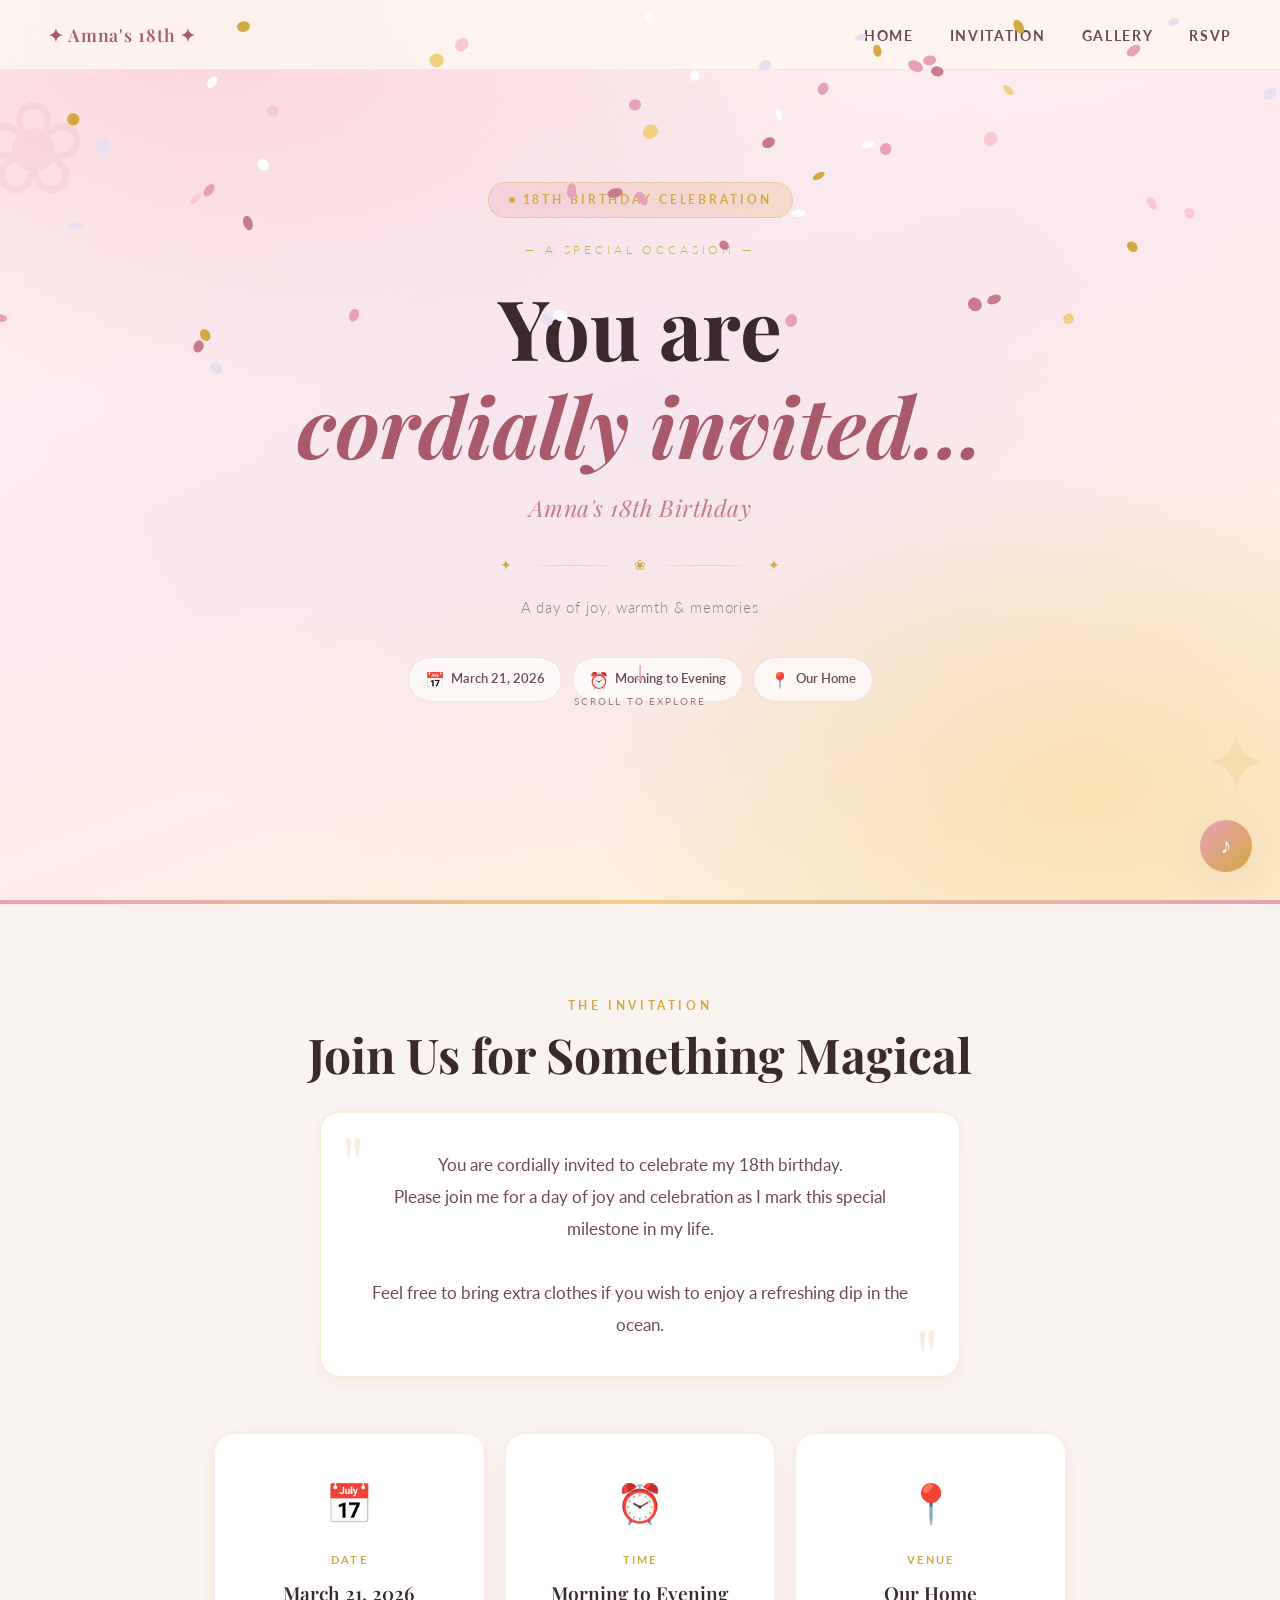
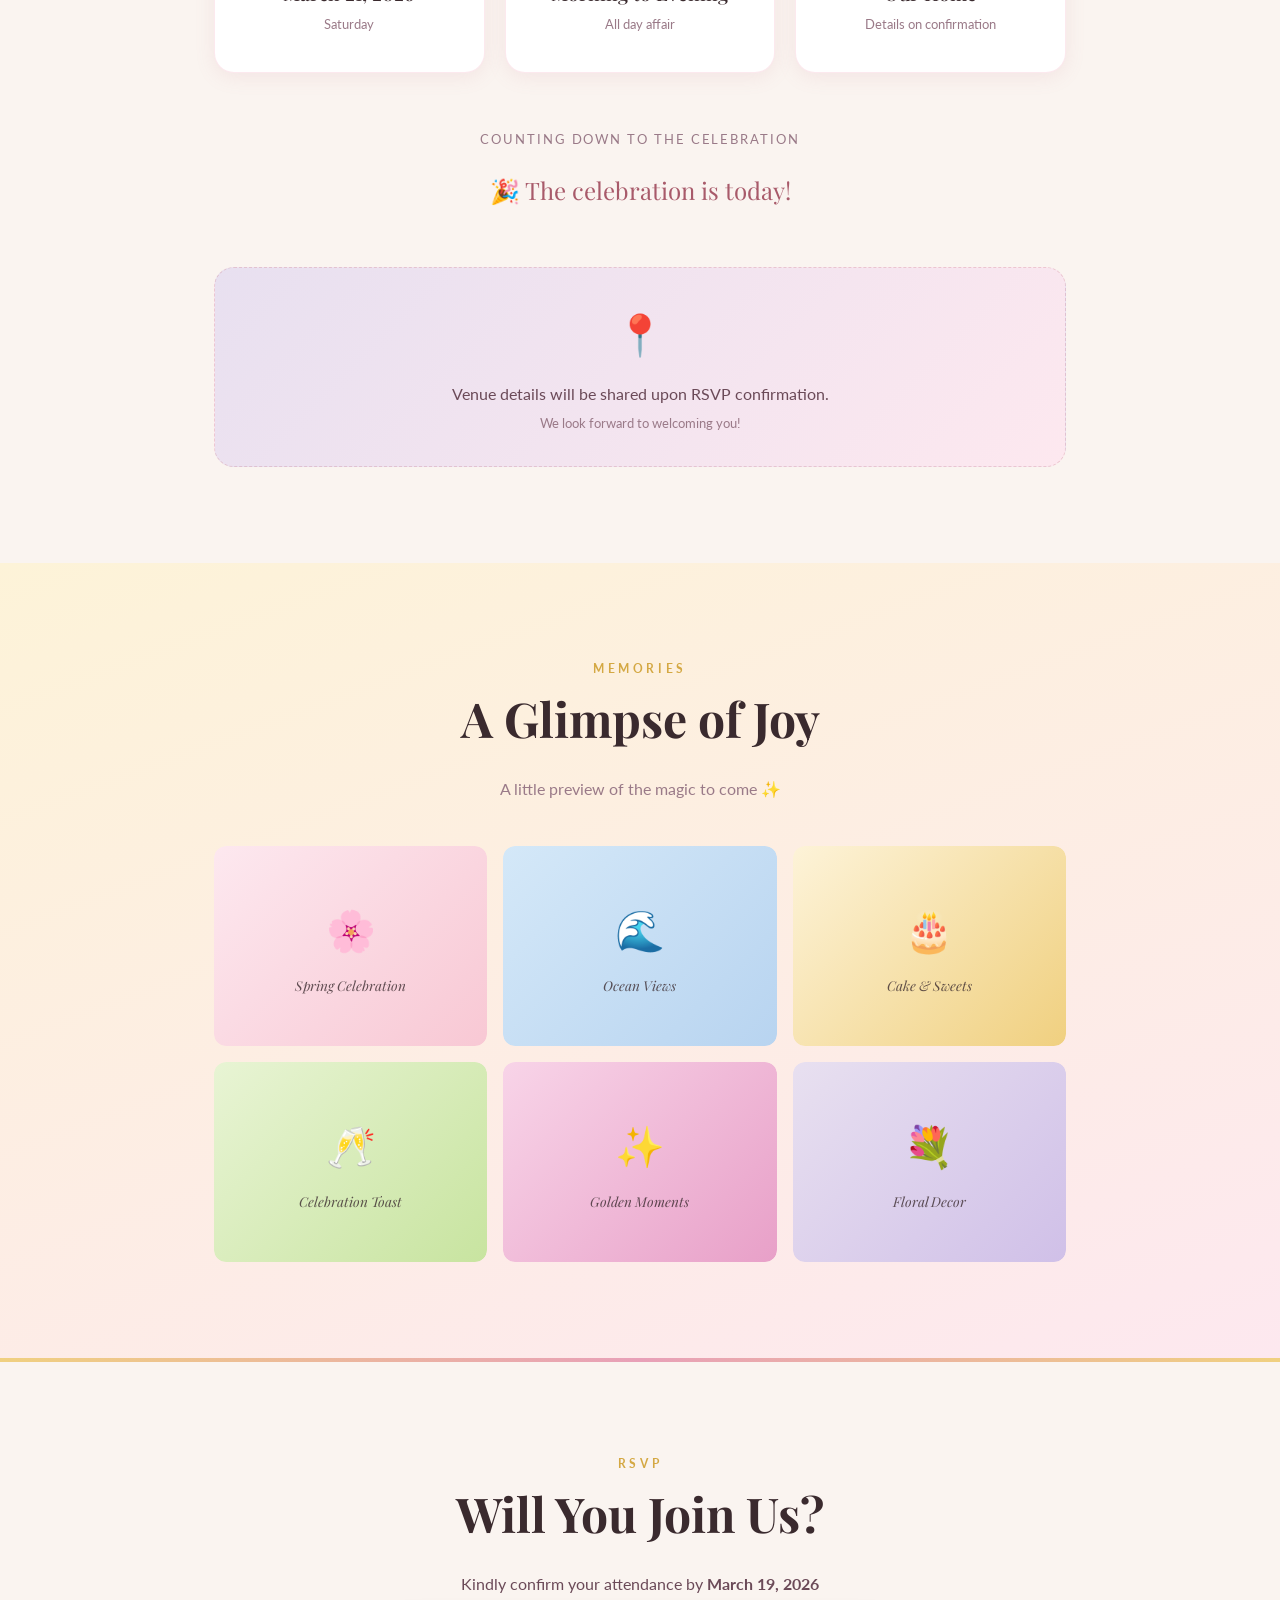
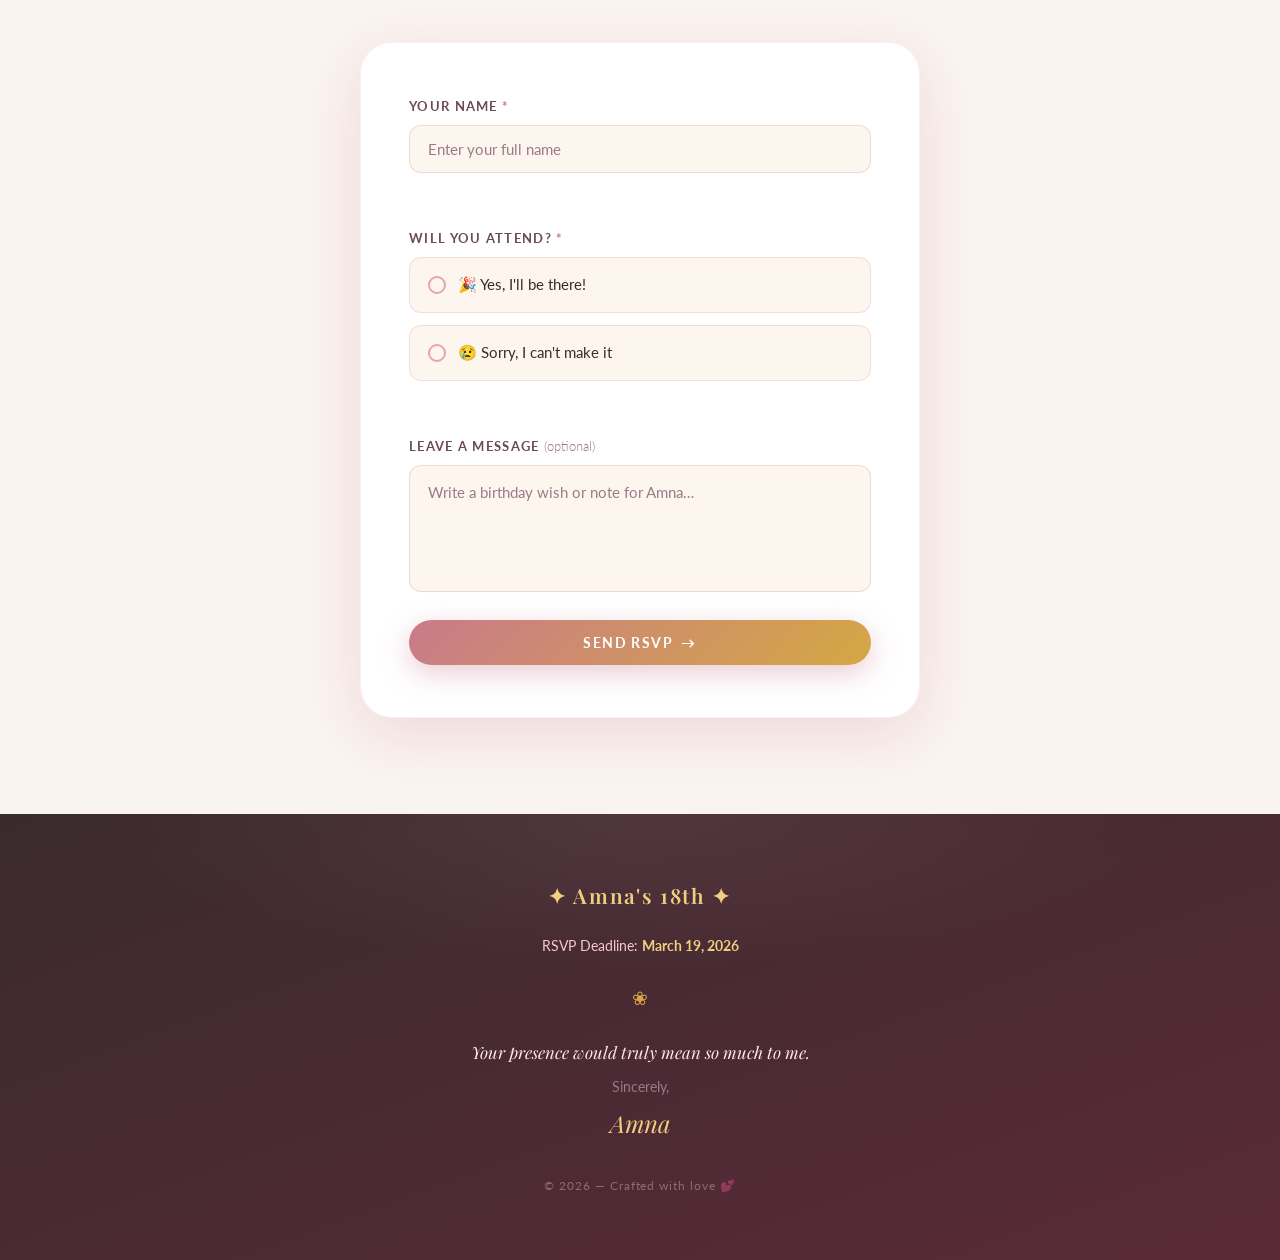
<file: index.html>
<!DOCTYPE html>
<html lang="en">

<head>
    <meta charset="UTF-8" />
    <meta name="viewport" content="width=device-width, initial-scale=1.0" />
    <meta name="description"
        content="You are cordially invited to Amna's 18th Birthday Celebration on March 21, 2026." />
    <title>Amna's 18th Birthday — You're Invited</title>
    <link rel="stylesheet" href="style.css" />
    <link rel="preconnect" href="https://fonts.googleapis.com" />
    <link rel="preconnect" href="https://fonts.gstatic.com" crossorigin />
    <link
        href="https://fonts.googleapis.com/css2?family=Playfair+Display:ital,wght@0,400;0,600;0,700;1,400;1,600&family=Lato:wght@300;400;700&display=swap"
        rel="stylesheet" />
</head>

<body>

    <!-- ═══════════════ CONFETTI CANVAS ═══════════════ -->
    <canvas id="confetti-canvas"></canvas>

    <!-- ═══════════════ SPARKLES BACKGROUND ═══════════════ -->
    <div class="sparkle-bg" id="sparkleBg"></div>

    <!-- ═══════════════ MUSIC TOGGLE ═══════════════ -->
    <button class="music-btn" id="musicToggle" title="Toggle background music" aria-label="Toggle music">
        <span class="music-icon" id="musicIcon">♪</span>
    </button>
    <audio id="bgMusic" loop>
        <!-- Placeholder: user can replace src with an audio file -->
        <source src="" type="audio/mpeg" />
    </audio>

    <!-- ═══════════════ NAVIGATION ═══════════════ -->
    <nav class="navbar" id="navbar">
        <div class="nav-logo">✦ Amna's 18th ✦</div>
        <ul class="nav-links" id="navLinks">
            <li><a href="#home" class="nav-link">Home</a></li>
            <li><a href="#invitation" class="nav-link">Invitation</a></li>
            <li><a href="#gallery" class="nav-link">Gallery</a></li>
            <li><a href="#rsvp" class="nav-link">RSVP</a></li>
        </ul>
        <button class="nav-hamburger" id="navHamburger" aria-label="Toggle menu">
            <span></span><span></span><span></span>
        </button>
    </nav>

    <!-- ═══════════════════════════════════════════════
       SECTION 1 — HERO
  ═══════════════════════════════════════════════ -->
    <section class="hero" id="home">
        <div class="hero-bg-gradient"></div>

        <div class="hero-content" id="heroContent">
            <!-- Badge pill -->
            <div class="hero-badge">
                <span class="hero-badge-dot"></span>
                <span>18th Birthday Celebration</span>
            </div>

            <p class="hero-pre">— a special occasion —</p>
            <h1 class="hero-title">You are<em>cordially invited…</em></h1>
            <p class="hero-subtitle">Amna's 18th Birthday</p>

            <div class="hero-divider">
                <span class="divider-leaf">✦</span>
                <span class="divider-line"></span>
                <span class="divider-flower">❀</span>
                <span class="divider-line"></span>
                <span class="divider-leaf">✦</span>
            </div>

            <p class="hero-tagline">A day of joy, warmth &amp; memories</p>

            <!-- Info chips -->
            <div class="hero-chips">
                <span class="hero-chip"><span class="hero-chip-icon">📅</span>March 21, 2026</span>
                <span class="hero-chip"><span class="hero-chip-icon">⏰</span>Morning to Evening</span>
                <span class="hero-chip"><span class="hero-chip-icon">📍</span>Our Home</span>
            </div>

        <div class="hero-scroll-hint">
            <span class="scroll-arrow">↓</span>
            <span class="scroll-hint-text">Scroll to explore</span>
        </div>
    </section>


    <!-- ═══════════════════════════════════════════════
       SECTION 2 — INVITATION DETAILS
  ═══════════════════════════════════════════════ -->
    <section class="invitation" id="invitation">
        <div class="section-inner fade-on-scroll">
            <p class="section-label">The Invitation</p>
            <h2 class="section-heading">Join Us for Something Magical</h2>
            <p class="invitation-body">
                You are cordially invited to celebrate my 18th birthday.<br />
                Please join me for a day of joy and celebration as I mark this special milestone in my life.<br /><br />
                Feel free to bring extra clothes if you wish to enjoy a refreshing dip in the ocean.
            </p>

            <!-- Detail Cards -->
            <div class="details-grid">
                <div class="detail-card fade-on-scroll">
                    <div class="detail-icon">📅</div>
                    <h3 class="detail-title">Date</h3>
                    <p class="detail-value">March 21, 2026</p>
                    <p class="detail-sub">Saturday</p>
                </div>
                <div class="detail-card fade-on-scroll">
                    <div class="detail-icon">⏰</div>
                    <h3 class="detail-title">Time</h3>
                    <p class="detail-value">Morning to Evening</p>
                    <p class="detail-sub">All day affair</p>
                </div>
                <div class="detail-card fade-on-scroll">
                    <div class="detail-icon">📍</div>
                    <h3 class="detail-title">Venue</h3>
                    <p class="detail-value">Our Home</p>
                    <p class="detail-sub">Details on confirmation</p>
                </div>
            </div>

            <!-- Countdown Timer -->
            <div class="countdown-wrapper fade-on-scroll">
                <p class="countdown-label">Counting down to the celebration</p>
                <div class="countdown" id="countdown">
                    <div class="countdown-item">
                        <span class="countdown-num" id="cd-days">00</span>
                        <span class="countdown-unit">Days</span>
                    </div>
                    <span class="countdown-sep">:</span>
                    <div class="countdown-item">
                        <span class="countdown-num" id="cd-hours">00</span>
                        <span class="countdown-unit">Hours</span>
                    </div>
                    <span class="countdown-sep">:</span>
                    <div class="countdown-item">
                        <span class="countdown-num" id="cd-mins">00</span>
                        <span class="countdown-unit">Minutes</span>
                    </div>
                    <span class="countdown-sep">:</span>
                    <div class="countdown-item">
                        <span class="countdown-num" id="cd-secs">00</span>
                        <span class="countdown-unit">Seconds</span>
                    </div>
                </div>
                <p id="countdown-done" class="countdown-done hidden">🎉 The celebration is today!</p>
            </div>

            <!-- Map Placeholder -->
            <div class="map-placeholder fade-on-scroll">
                <div class="map-inner">
                    <span class="map-pin">📍</span>
                    <p class="map-text">Venue details will be shared upon RSVP confirmation.</p>
                    <p class="map-sub">We look forward to welcoming you!</p>
                </div>
            </div>
        </div>
    </section>

    <!-- ═══════════════════════════════════════════════
       SECTION 3 — GALLERY
  ═══════════════════════════════════════════════ -->
    <section class="gallery-section" id="gallery">
        <div class="section-inner fade-on-scroll">
            <p class="section-label">Memories</p>
            <h2 class="section-heading">A Glimpse of Joy</h2>
            <p class="gallery-intro">A little preview of the magic to come ✨</p>

            <div class="gallery-grid">
                <div class="gallery-card fade-on-scroll">
                    <div class="gallery-placeholder g1">
                        <span class="gallery-emoji">🌸</span>
                        <p>Spring Celebration</p>
                    </div>
                </div>
                <div class="gallery-card fade-on-scroll">
                    <div class="gallery-placeholder g2">
                        <span class="gallery-emoji">🌊</span>
                        <p>Ocean Views</p>
                    </div>
                </div>
                <div class="gallery-card fade-on-scroll">
                    <div class="gallery-placeholder g3">
                        <span class="gallery-emoji">🎂</span>
                        <p>Cake &amp; Sweets</p>
                    </div>
                </div>
                <div class="gallery-card fade-on-scroll">
                    <div class="gallery-placeholder g4">
                        <span class="gallery-emoji">🥂</span>
                        <p>Celebration Toast</p>
                    </div>
                </div>
                <div class="gallery-card fade-on-scroll">
                    <div class="gallery-placeholder g5">
                        <span class="gallery-emoji">✨</span>
                        <p>Golden Moments</p>
                    </div>
                </div>
                <div class="gallery-card fade-on-scroll">
                    <div class="gallery-placeholder g6">
                        <span class="gallery-emoji">💐</span>
                        <p>Floral Decor</p>
                    </div>
                </div>
            </div>
        </div>
    </section>

    <!-- ═══════════════════════════════════════════════
       SECTION 4 — RSVP
  ═══════════════════════════════════════════════ -->
    <section class="rsvp-section" id="rsvp">
        <div class="section-inner fade-on-scroll">
            <p class="section-label">RSVP</p>
            <h2 class="section-heading">Will You Join Us?</h2>
            <p class="rsvp-intro">Kindly confirm your attendance by <strong>March 19, 2026</strong></p>

            <div class="rsvp-card fade-on-scroll">
                <form id="rsvpForm" class="rsvp-form" novalidate>
                    <div class="form-group">
                        <label for="rsvp-name" class="form-label">Your Name <span class="required">*</span></label>
                        <input type="text" id="rsvp-name" name="name" class="form-input"
                            placeholder="Enter your full name" autocomplete="name" />
                        <span class="form-error" id="name-error"></span>
                    </div>

                    <div class="form-group">
                        <label class="form-label">Will you attend? <span class="required">*</span></label>
                        <div class="radio-group">
                            <label class="radio-label" for="attend-yes">
                                <input type="radio" id="attend-yes" name="attend" value="yes" />
                                <span class="radio-custom"></span>
                                <span class="radio-text">🎉 Yes, I'll be there!</span>
                            </label>
                            <label class="radio-label" for="attend-no">
                                <input type="radio" id="attend-no" name="attend" value="no" />
                                <span class="radio-custom"></span>
                                <span class="radio-text">😢 Sorry, I can't make it</span>
                            </label>
                        </div>
                        <span class="form-error" id="attend-error"></span>
                    </div>

                    <div class="form-group">
                        <label for="rsvp-message" class="form-label">Leave a Message <span
                                class="optional">(optional)</span></label>
                        <textarea id="rsvp-message" name="message" class="form-input form-textarea"
                            placeholder="Write a birthday wish or note for Amna…" rows="4"></textarea>
                    </div>

                    <button type="submit" class="btn btn-primary btn-full" id="rsvpSubmit">
                        <span>Send RSVP</span>
                        <span class="btn-arrow">→</span>
                    </button>
                </form>

                <!-- Confirmation message (hidden by default) -->
                <div class="rsvp-confirm hidden" id="rsvpConfirm">
                    <div class="confirm-icon">🎊</div>
                    <h3 class="confirm-title">Thank you for your response!</h3>
                    <p class="confirm-text" id="confirmText"></p>
                    <button class="btn btn-outline" id="rsvpReset">Submit Another Response</button>
                </div>
            </div>
        </div>
    </section>

    <!-- ═══════════════════════════════════════════════
       FOOTER
  ═══════════════════════════════════════════════ -->
    <footer class="footer">
        <div class="footer-inner">
            <div class="footer-logo">✦ Amna's 18th ✦</div>
            <p class="footer-deadline">RSVP Deadline: <strong>March 19, 2026</strong></p>
            <div class="footer-divider">❀</div>
            <p class="footer-message">Your presence would truly mean so much to me.</p>
            <p class="footer-sign">Sincerely,</p>
            <p class="footer-name">Amna</p>
            <p class="footer-copy">© 2026 — Crafted with love 💕</p>
        </div>
    </footer>

    <script src="script.js"></script>
</body>

</html>
</file>
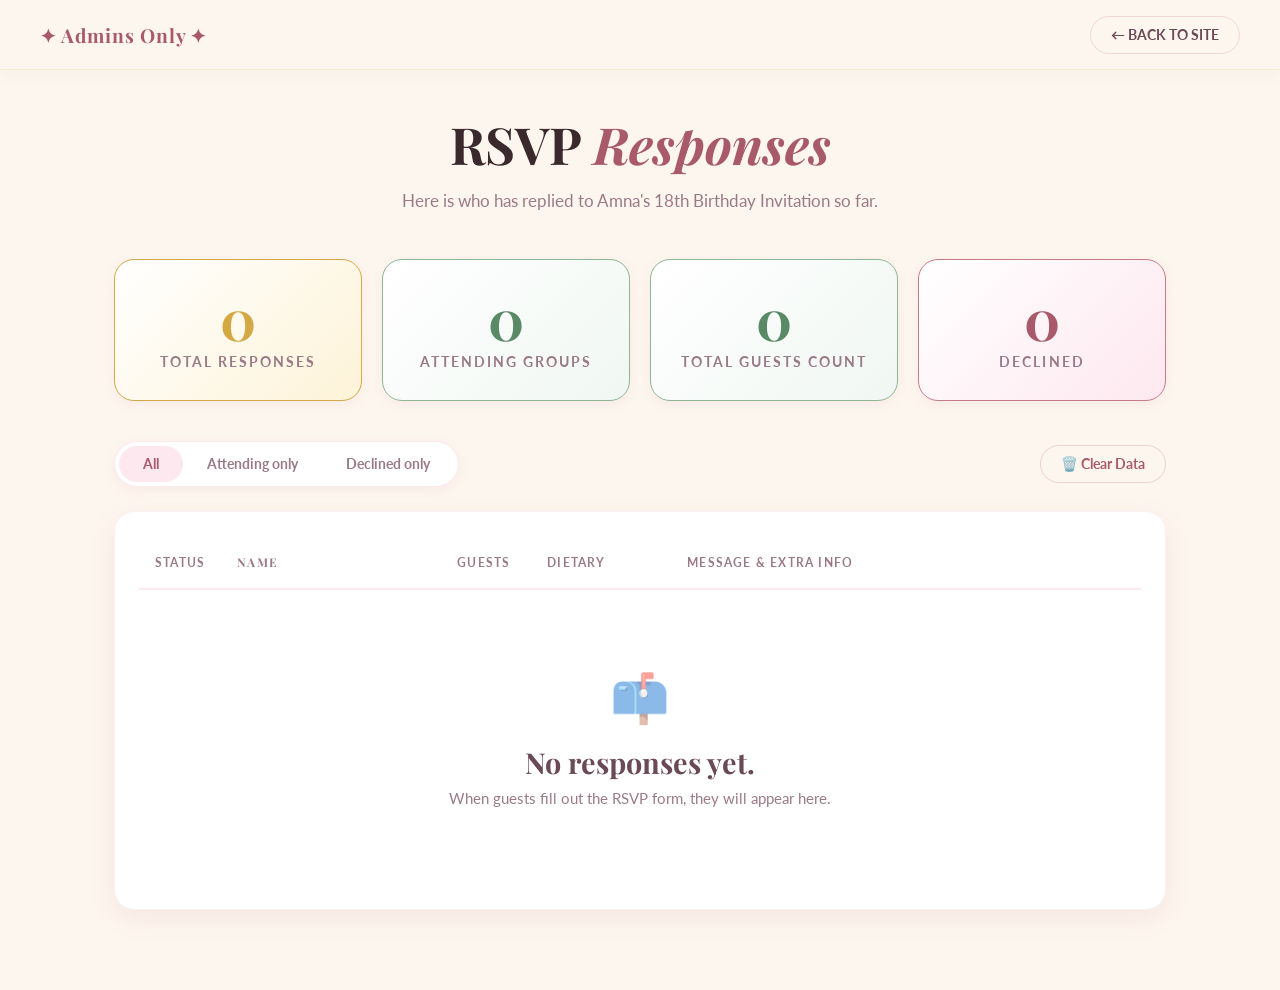
<file: responses.html>
<!DOCTYPE html>
<html lang="en">

<head>
    <meta charset="UTF-8" />
    <meta name="viewport" content="width=device-width, initial-scale=1.0" />
    <title>Admin Dashboard — Amna's RSVPs</title>
    <link rel="preconnect" href="https://fonts.googleapis.com" />
    <link rel="preconnect" href="https://fonts.gstatic.com" crossorigin />
    <link
        href="https://fonts.googleapis.com/css2?family=Playfair+Display:ital,wght@0,400;0,600;0,700;1,400;1,600&family=Lato:wght@300;400;700&display=swap"
        rel="stylesheet" />
    <style>
        /* ═══════════════════════════════════════════════
       ADMIN DASHBOARD STYLES
    ═══════════════════════════════════════════════ */
        :root {
            --pink: #f8c8d4;
            --pink-deep: #e8a0b8;
            --pink-soft: #fde8ef;
            --gold: #d4a843;
            --gold-light: #f0d080;
            --gold-pale: #fdf3d8;
            --ivory: #fdf6ee;
            --cream: #faf4f0;
            --rose: #c97a8a;
            --rose-dark: #a85a6a;
            --text-dark: #3a2a2e;
            --text-mid: #6b4a58;
            --text-light: #9a7a88;
            --white: #ffffff;
            --shadow-sm: 0 4px 12px rgba(200, 120, 140, .08);
            --shadow-md: 0 8px 24px rgba(200, 120, 140, .12);
            --radius-sm: 12px;
            --radius-md: 20px;
        }

        *,
        *::before,
        *::after {
            box-sizing: border-box;
            margin: 0;
            padding: 0;
        }

        body {
            font-family: 'Lato', sans-serif;
            min-height: 100vh;
            background: var(--ivory);
            color: var(--text-dark);
            overflow-y: scroll;
        }

        /* ─── TOP BAR ─── */
        .topbar {
            position: sticky;
            top: 0;
            z-index: 100;
            display: flex;
            align-items: center;
            justify-content: space-between;
            padding: 0 40px;
            height: 70px;
            background: rgba(253, 246, 238, .92);
            backdrop-filter: blur(12px);
            border-bottom: 1px solid rgba(212, 168, 67, .15);
            box-shadow: 0 4px 20px rgba(0, 0, 0, .03);
        }

        .topbar-logo {
            font-family: 'Playfair Display', serif;
            font-size: 1.2rem;
            font-weight: 700;
            color: var(--rose-dark);
            letter-spacing: .05em;
        }

        .topbar-back {
            display: inline-flex;
            align-items: center;
            gap: 8px;
            font-size: .85rem;
            font-weight: 700;
            text-transform: uppercase;
            color: var(--text-mid);
            text-decoration: none;
            padding: 10px 20px;
            border-radius: 50px;
            border: 1.5px solid rgba(201, 122, 138, .25);
            transition: all .2s ease;
        }

        .topbar-back:hover {
            background: var(--pink-soft);
            color: var(--rose-dark);
            border-color: var(--pink-deep);
        }

        /* ─── MAIN LAYOUT ─── */
        .dashboard-container {
            max-width: 1100px;
            margin: 0 auto;
            padding: 40px 24px 80px;
        }

        .dashboard-header {
            text-align: center;
            margin-bottom: 48px;
            position: relative;
        }

        .dashboard-title {
            font-family: 'Playfair Display', serif;
            font-size: clamp(2.2rem, 5vw, 3.2rem);
            font-weight: 700;
            color: var(--text-dark);
            margin-bottom: 12px;
        }

        .dashboard-title em {
            font-style: italic;
            color: var(--rose-dark);
        }

        .dashboard-subtitle {
            font-size: 1.05rem;
            color: var(--text-light);
        }

        /* ─── STATS CARDS ─── */
        .stats-grid {
            display: grid;
            grid-template-columns: repeat(auto-fit, minmax(220px, 1fr));
            gap: 20px;
            margin-bottom: 40px;
        }

        .stat-card {
            background: var(--white);
            border-radius: var(--radius-md);
            padding: 30px 24px;
            text-align: center;
            box-shadow: var(--shadow-sm);
            border: 1px solid rgba(248, 200, 212, .3);
        }

        .stat-card.total {
            border-color: var(--gold);
            background: linear-gradient(135deg, var(--white), var(--gold-pale));
        }

        .stat-card.attending {
            border-color: #8db596;
            background: linear-gradient(135deg, var(--white), #f0f7f2);
        }

        .stat-card.declined {
            border-color: var(--rose);
            background: linear-gradient(135deg, var(--white), var(--pink-soft));
        }

        .stat-value {
            font-family: 'Playfair Display', serif;
            font-size: 3.5rem;
            font-weight: 700;
            line-height: 1;
            margin-bottom: 8px;
            color: var(--text-dark);
        }

        .stat-label {
            font-size: .85rem;
            font-weight: 700;
            text-transform: uppercase;
            letter-spacing: .15em;
            color: var(--text-light);
        }

        .stat-card.attending .stat-value {
            color: #5a8a65;
        }

        .stat-card.declined .stat-value {
            color: var(--rose-dark);
        }

        .stat-card.total .stat-value {
            color: var(--gold);
        }

        /* ─── CONTROLS ─── */
        .controls-bar {
            display: flex;
            justify-content: space-between;
            align-items: center;
            margin-bottom: 24px;
            flex-wrap: wrap;
            gap: 16px;
        }

        .filter-tabs {
            display: flex;
            background: var(--white);
            border-radius: 50px;
            padding: 4px;
            box-shadow: var(--shadow-sm);
            border: 1px solid rgba(248, 200, 212, .4);
        }

        .filter-tab {
            padding: 10px 24px;
            border: none;
            background: transparent;
            border-radius: 50px;
            font-family: 'Lato', sans-serif;
            font-size: .85rem;
            font-weight: 700;
            color: var(--text-light);
            cursor: pointer;
            transition: all .2s ease;
        }

        .filter-tab.active {
            background: var(--pink-soft);
            color: var(--rose-dark);
        }

        .filter-tab.active-green {
            background: #e8f3ea;
            color: #3e6b48;
        }

        .filter-tab.active-red {
            background: #fae0e4;
            color: #a32a3d;
        }

        .btn-clear {
            display: inline-flex;
            align-items: center;
            gap: 8px;
            padding: 10px 20px;
            border-radius: 50px;
            font-family: 'Lato', sans-serif;
            font-size: .85rem;
            font-weight: 700;
            cursor: pointer;
            background: transparent;
            border: 1px solid rgba(201, 122, 138, .3);
            color: var(--rose-dark);
            transition: all .2s ease;
        }

        .btn-clear:hover {
            background: var(--pink-soft);
            border-color: var(--rose);
        }

        /* ─── DATA TABLE ─── */
        .table-container {
            background: var(--white);
            border-radius: var(--radius-md);
            box-shadow: var(--shadow-md);
            border: 1px solid rgba(248, 200, 212, .3);
            padding: 24px;
            overflow-x: auto;
        }

        .data-table {
            width: 100%;
            border-collapse: collapse;
            min-width: 800px;
        }

        .data-table th,
        .data-table td {
            padding: 18px 16px;
            text-align: left;
        }

        .data-table th {
            font-size: .75rem;
            font-weight: 700;
            text-transform: uppercase;
            letter-spacing: .1em;
            color: var(--text-light);
            border-bottom: 2px solid var(--pink-soft);
        }

        .data-table td {
            font-size: .95rem;
            color: var(--text-dark);
            border-bottom: 1px solid rgba(248, 200, 212, .2);
            vertical-align: top;
        }

        .data-table tbody tr:hover td {
            background: var(--cream);
        }

        .data-table tbody tr:last-child td {
            border-bottom: none;
        }

        /* Table specifics */
        .col-status {
            width: 80px;
        }

        .col-name {
            font-family: 'Playfair Display', serif;
            font-size: 1.15rem;
            font-weight: 600;
            width: 220px;
        }

        .col-guests {
            font-weight: 700;
            text-align: center;
            width: 90px;
        }

        .col-diet {
            width: 140px;
        }

        .col-msg {
            font-style: italic;
            color: var(--text-mid);
        }

        .badge-status {
            display: inline-flex;
            align-items: center;
            justify-content: center;
            padding: 6px 12px;
            border-radius: 50px;
            font-size: .75rem;
            font-weight: 700;
            text-transform: uppercase;
        }

        .badge-yes {
            background: #e8f3ea;
            color: #3e6b48;
        }

        .badge-no {
            background: #fae0e4;
            color: #a32a3d;
        }

        .stars {
            color: var(--gold);
            letter-spacing: 2px;
        }

        .diet-tag {
            display: inline-block;
            padding: 4px 10px;
            background: var(--ivory);
            border: 1px solid rgba(212, 168, 67, .3);
            border-radius: 4px;
            font-size: .75rem;
            font-weight: 600;
            color: var(--text-mid);
            margin-right: 6px;
            margin-bottom: 6px;
        }

        .message-bubble {
            background: var(--pink-soft);
            padding: 12px 16px;
            border-radius: var(--radius-sm);
            border-top-left-radius: 4px;
            font-size: .9rem;
            line-height: 1.5;
        }

        .datetime {
            display: block;
            font-size: .75rem;
            color: var(--text-light);
            margin-top: 6px;
            font-weight: normal;
            font-family: 'Lato', sans-serif;
        }

        .empty-state {
            text-align: center;
            padding: 60px 20px;
            color: var(--text-light);
        }

        .empty-state h3 {
            font-family: 'Playfair Display', serif;
            font-size: 1.8rem;
            color: var(--text-mid);
            margin: 16px 0 8px;
        }

        .empty-emoji {
            font-size: 3rem;
            opacity: .5;
        }

        @media (max-width: 768px) {
            .topbar {
                padding: 0 20px;
                height: 60px;
            }

            .dashboard-container {
                padding: 32px 16px 60px;
            }

            .table-container {
                padding: 16px 0;
                border-radius: var(--radius-sm);
            }

            .data-table th:first-child,
            .data-table td:first-child {
                padding-left: 16px;
            }

            .data-table th:last-child,
            .data-table td:last-child {
                padding-right: 16px;
            }
        }
    </style>
</head>

<body>

    <!-- ── TOP BAR ── -->
    <header class="topbar">
        <div class="topbar-logo">✦ Admins Only ✦</div>
        <a href="index.html" class="topbar-back">
            ← Back to Site
        </a>
    </header>

    <main class="dashboard-container">
        <header class="dashboard-header">
            <h1 class="dashboard-title">RSVP <em>Responses</em></h1>
            <p class="dashboard-subtitle">Here is who has replied to Amna's 18th Birthday Invitation so far.</p>
        </header>

        <!-- ── STATS CARDS ── -->
        <div class="stats-grid">
            <div class="stat-card total">
                <div class="stat-value" id="statTotal">0</div>
                <div class="stat-label">Total Responses</div>
            </div>
            <div class="stat-card attending">
                <div class="stat-value" id="statAttending">0</div>
                <div class="stat-label">Attending Groups</div>
            </div>
            <div class="stat-card attending">
                <div class="stat-value" id="statGuests">0</div>
                <div class="stat-label">Total Guests Count</div>
            </div>
            <div class="stat-card declined">
                <div class="stat-value" id="statDeclined">0</div>
                <div class="stat-label">Declined</div>
            </div>
        </div>

        <!-- ── CONTROLS ── -->
        <div class="controls-bar">
            <div class="filter-tabs">
                <button class="filter-tab active" data-filter="all">All</button>
                <button class="filter-tab" data-filter="yes">Attending only</button>
                <button class="filter-tab" data-filter="no">Declined only</button>
            </div>
            <button class="btn-clear" id="clearData" title="Delete all RSVPs forever">
                🗑️ Clear Data
            </button>
        </div>

        <!-- ── TABLE ── -->
        <div class="table-container">
            <table class="data-table">
                <thead>
                    <tr>
                        <th class="col-status">Status</th>
                        <th class="col-name">Name</th>
                        <th class="col-guests">Guests</th>
                        <th class="col-diet">Dietary</th>
                        <th>Message &amp; Extra Info</th>
                    </tr>
                </thead>
                <tbody id="tableBody">
                    <!-- Rows injected here -->
                </tbody>
            </table>
        </div>
    </main>

    <script>
        document.addEventListener('DOMContentLoaded', () => {
            const tableBody = document.getElementById('tableBody');
            const statTotal = document.getElementById('statTotal');
            const statAttending = document.getElementById('statAttending');
            const statGuests = document.getElementById('statGuests');
            const statDeclined = document.getElementById('statDeclined');
            const filterTabs = document.querySelectorAll('.filter-tab');

            let responses = [];
            let currentFilter = 'all';

            // Load data
            function loadData() {
                const raw = localStorage.getItem('rsvpResponses');
                responses = raw ? JSON.parse(raw) : [];
                // Sort newest first
                responses.sort((a, b) => new Date(b.timestamp || 0) - new Date(a.timestamp || 0));
                updateStats();
                renderTable();
            }

            // Update Top Stats
            function updateStats() {
                statTotal.textContent = responses.length;

                let attendingGroups = 0;
                let totalGuests = 0;
                let declined = 0;

                responses.forEach(r => {
                    if (r.attend === 'yes') {
                        attendingGroups++;
                        totalGuests += parseInt(r.guests || 1, 10);
                    } else {
                        declined++;
                    }
                });

                statAttending.textContent = attendingGroups;
                statGuests.textContent = totalGuests;
                statDeclined.textContent = declined;
            }

            // Render Table Rows
            function renderTable() {
                tableBody.innerHTML = '';

                const filtered = responses.filter(r => {
                    if (currentFilter === 'all') return true;
                    return r.attend === currentFilter;
                });

                if (filtered.length === 0) {
                    tableBody.innerHTML = `
            <tr>
              <td colspan="5">
                <div class="empty-state">
                  <div class="empty-emoji">📫</div>
                  <h3>No responses yet.</h3>
                  <p>When guests fill out the RSVP form, they will appear here.</p>
                </div>
              </td>
            </tr>
          `;
                    return;
                }

                filtered.forEach(r => {
                    const tr = document.createElement('tr');

                    // Format date if exists
                    let dateStr = '';
                    if (r.timestamp) {
                        const date = new Date(r.timestamp);
                        dateStr = date.toLocaleDateString('en-US', { month: 'short', day: 'numeric', hour: '2-digit', minute: '2-digit' });
                    }

                    // Build Name Display
                    const fullName = (r.firstName + ' ' + (r.lastName || '')).trim();

                    // Status Badge
                    const statusBadge = r.attend === 'yes'
                        ? '<span class="badge-status badge-yes">✓ YES</span>'
                        : '<span class="badge-status badge-no">✕ NO</span>';

                    // Guests
                    const guestsStr = r.attend === 'yes' ? (r.guests || '1') : '—';

                    // Diet Tags
                    let dietHTML = '—';
                    if (r.diets && r.diets.length > 0) {
                        dietHTML = r.diets.map(d => {
                            if (d === 'halal') return '<span class="diet-tag">🥩 Halal</span>';
                            if (d === 'vegetarian') return '<span class="diet-tag">🥗 Veg</span>';
                            if (d === 'none') return '<span class="diet-tag">😋 None</span>';
                            return `<span class="diet-tag">${d}</span>`;
                        }).join('');
                    }

                    // Message & Extras
                    let msgHTML = '';
                    if (r.stars && r.stars > 0) {
                        msgHTML += `<div class="stars" style="margin-bottom:8px">` + '⭐'.repeat(r.stars) + `</div>`;
                    }
                    if (r.message) {
                        msgHTML += `<div class="message-bubble">${r.message.replace(/</g, '&lt;')}</div>`;
                    }
                    if (r.phone) {
                        msgHTML += `<div style="font-size:0.85rem; color:var(--text-mid); margin-top:8px">📞 ${r.phone}</div>`;
                    }
                    if (!msgHTML) msgHTML = '<span style="color:#d4a843; opacity:0.6">—</span>';

                    tr.innerHTML = `
            <td>${statusBadge}</td>
            <td class="col-name">${fullName}<span class="datetime">${dateStr}</span></td>
            <td class="col-guests">${guestsStr}</td>
            <td class="col-diet">${dietHTML}</td>
            <td class="col-msg">${msgHTML}</td>
          `;
                    tableBody.appendChild(tr);
                });
            }

            // Filter clicks
            filterTabs.forEach(tab => {
                tab.addEventListener('click', () => {
                    // Update visual active classes
                    filterTabs.forEach(t => t.className = 'filter-tab');
                    if (tab.dataset.filter === 'all') tab.classList.add('active');
                    if (tab.dataset.filter === 'yes') tab.classList.add('active-green');
                    if (tab.dataset.filter === 'no') tab.classList.add('active-red');

                    currentFilter = tab.dataset.filter;
                    renderTable();
                });
            });

            // Clear data
            document.getElementById('clearData').addEventListener('click', () => {
                if (confirm("Are you sure you want to delete ALL responses? This cannot be undone.")) {
                    localStorage.removeItem('rsvpResponses');
                    loadData();
                }
            });

            // Initial load
            loadData();
        });
    </script>
</body>

</html>
</file>
<file: style.css>
/* ═══════════════════════════════════════════════════════════
   AMNA'S 18TH BIRTHDAY — style.css
═══════════════════════════════════════════════════════════ */
:root {
    --pink: #f8c8d4;
    --pink-deep: #e8a0b8;
    --pink-soft: #fde8ef;
    --gold: #d4a843;
    --gold-light: #f0d080;
    --gold-pale: #fdf3d8;
    --ivory: #fdf6ee;
    --cream: #faf4f0;
    --beige: #f5e6d3;
    --rose: #c97a8a;
    --rose-dark: #a85a6a;
    --lavender: #e8e0f0;
    --text-dark: #3a2a2e;
    --text-mid: #6b4a58;
    --text-light: #9a7a88;
    --white: #ffffff;
    --shadow-sm: 0 4px 20px rgba(200, 120, 140, .12);
    --shadow-md: 0 8px 40px rgba(200, 120, 140, .18);
    --shadow-lg: 0 16px 60px rgba(200, 120, 140, .22);
    --radius-sm: 12px;
    --radius-md: 20px;
    --radius-lg: 32px;
    --t-fast: .2s ease;
    --t-med: .4s ease;
    --t-slow: .7s cubic-bezier(.4, 0, .2, 1);
}

*,
*::before,
*::after {
    box-sizing: border-box;
    margin: 0;
    padding: 0
}

html {
    scroll-behavior: smooth;
    font-size: 16px
}

body {
    font-family: 'Lato', sans-serif;
    background: var(--ivory);
    color: var(--text-dark);
    overflow-x: hidden;
    line-height: 1.7
}

/* ── Confetti Canvas ── */
#confetti-canvas {
    position: fixed;
    top: 0;
    left: 0;
    width: 100%;
    height: 100%;
    pointer-events: none;
    z-index: 9999
}

/* ── Sparkle ── */
.sparkle-bg {
    position: fixed;
    inset: 0;
    pointer-events: none;
    z-index: 0;
    overflow: hidden
}

.sparkle {
    position: absolute;
    border-radius: 50%;
    opacity: 0;
    animation: sparkleFade var(--dur, 4s) ease-in-out var(--delay, 0s) infinite
}

@keyframes sparkleFade {
    0% {
        opacity: 0;
        transform: scale(.5) translateY(0)
    }

    40% {
        opacity: .8;
        transform: scale(1.2) translateY(-20px)
    }

    100% {
        opacity: 0;
        transform: scale(.8) translateY(-60px)
    }
}

/* ── Music Button ── */
.music-btn {
    position: fixed;
    bottom: 28px;
    right: 28px;
    z-index: 500;
    width: 52px;
    height: 52px;
    border-radius: 50%;
    border: none;
    background: linear-gradient(135deg, var(--pink-deep), var(--gold));
    color: var(--white);
    font-size: 1.4rem;
    cursor: pointer;
    box-shadow: var(--shadow-md);
    transition: transform var(--t-fast), box-shadow var(--t-fast);
    display: flex;
    align-items: center;
    justify-content: center
}

.music-btn:hover {
    transform: scale(1.1);
    box-shadow: var(--shadow-lg)
}

.music-icon {
    display: inline-block;
    transition: transform var(--t-med)
}

.music-btn.playing .music-icon {
    animation: spin 3s linear infinite
}

@keyframes spin {
    to {
        transform: rotate(360deg)
    }
}

/* ═══ NAVIGATION ═══ */
.navbar {
    position: fixed;
    top: 0;
    left: 0;
    right: 0;
    z-index: 100;
    display: flex;
    align-items: center;
    justify-content: space-between;
    padding: 0 48px;
    height: 70px;
    background: rgba(253, 246, 238, .88);
    backdrop-filter: blur(16px);
    -webkit-backdrop-filter: blur(16px);
    border-bottom: 1px solid rgba(212, 168, 67, .15);
    transition: box-shadow var(--t-med)
}

.navbar.scrolled {
    box-shadow: var(--shadow-sm)
}

.nav-logo {
    font-family: 'Playfair Display', serif;
    font-size: 1.1rem;
    font-weight: 600;
    color: var(--rose-dark);
    letter-spacing: .05em;
    white-space: nowrap
}

.nav-links {
    display: flex;
    list-style: none;
    gap: 36px
}

.nav-link {
    text-decoration: none;
    font-family: 'Lato', sans-serif;
    font-size: .875rem;
    font-weight: 700;
    letter-spacing: .12em;
    text-transform: uppercase;
    color: var(--text-mid);
    position: relative;
    padding-bottom: 4px;
    transition: color var(--t-fast)
}

.nav-link::after {
    content: '';
    position: absolute;
    bottom: 0;
    left: 0;
    width: 0;
    height: 2px;
    background: linear-gradient(90deg, var(--pink-deep), var(--gold));
    border-radius: 2px;
    transition: width var(--t-med)
}

.nav-link:hover {
    color: var(--rose-dark)
}

.nav-link:hover::after {
    width: 100%
}

.nav-hamburger {
    display: none;
    flex-direction: column;
    gap: 5px;
    background: none;
    border: none;
    cursor: pointer;
    padding: 4px
}

.nav-hamburger span {
    display: block;
    width: 24px;
    height: 2px;
    background: var(--rose-dark);
    border-radius: 2px;
    transition: var(--t-med)
}

/* ═══ HERO ═══ */
.hero {
    min-height: 100vh;
    min-height: 100dvh;
    display: flex;
    flex-direction: column;
    align-items: center;
    justify-content: center;
    position: relative;
    overflow: hidden;
    padding: 90px 24px 70px;
    text-align: center
}

.hero-bg-gradient {
    position: absolute;
    inset: 0;
    background:
        radial-gradient(ellipse 80% 60% at 15% 5%, rgba(248, 200, 212, .65) 0%, transparent 65%),
        radial-gradient(ellipse 60% 55% at 85% 88%, rgba(240, 208, 128, .45) 0%, transparent 65%),
        radial-gradient(ellipse 70% 70% at 50% 50%, rgba(232, 224, 240, .35) 0%, transparent 75%),
        linear-gradient(160deg, #fdf6ee 0%, #fde8ef 45%, #fdf3d8 100%);
    z-index: -1
}

/* Decorative corner petals */
.hero-bg-gradient::before {
    content: '❀';
    position: absolute;
    font-size: 8rem;
    color: rgba(232, 160, 184, .18);
    top: 80px;
    left: -20px;
    line-height: 1;
    pointer-events: none;
    animation: floatPetal 6s ease-in-out infinite
}

.hero-bg-gradient::after {
    content: '✦';
    position: absolute;
    font-size: 5rem;
    color: rgba(212, 168, 67, .14);
    bottom: 100px;
    right: 10px;
    line-height: 1;
    pointer-events: none;
    animation: floatPetal 8s ease-in-out 2s infinite
}

@keyframes floatPetal {

    0%,
    100% {
        transform: translateY(0) rotate(0deg);
    }

    50% {
        transform: translateY(-18px) rotate(8deg);
    }
}

/* Ribbon badge top */
.hero-badge {
    display: inline-flex;
    align-items: center;
    gap: 8px;
    background: linear-gradient(135deg, rgba(232, 160, 184, .25), rgba(212, 168, 67, .2));
    border: 1px solid rgba(212, 168, 67, .3);
    border-radius: 50px;
    padding: 7px 20px;
    font-size: .72rem;
    font-weight: 700;
    letter-spacing: .25em;
    text-transform: uppercase;
    color: var(--gold);
    margin-bottom: 22px;
    backdrop-filter: blur(8px);
    -webkit-backdrop-filter: blur(8px)
}

.hero-badge-dot {
    width: 6px;
    height: 6px;
    border-radius: 50%;
    background: var(--gold);
    animation: pulse 2s infinite
}

@keyframes pulse {

    0%,
    100% {
        opacity: 1;
        transform: scale(1);
    }

    50% {
        opacity: .4;
        transform: scale(.6);
    }
}

.hero-content {
    position: relative;
    z-index: 1;
    max-width: 700px;
    /* Always visible — animation added via JS */
    opacity: 1;
    transform: none
}

/* JS adds this class to trigger the entry animation */
.hero-content.animate-in {
    animation: heroFadeUp .9s cubic-bezier(.4, 0, .2, 1) both
}

@keyframes heroFadeUp {
    from {
        opacity: 0;
        transform: translateY(32px);
    }

    to {
        opacity: 1;
        transform: translateY(0);
    }
}

.hero-pre {
    font-size: .75rem;
    font-weight: 300;
    letter-spacing: .32em;
    text-transform: uppercase;
    color: var(--gold);
    margin-bottom: 18px
}

.hero-title {
    font-family: 'Playfair Display', serif;
    font-size: clamp(2.6rem, 7vw, 5.2rem);
    font-weight: 700;
    line-height: 1.18;
    color: var(--text-dark);
    margin-bottom: 14px
}

.hero-title em {
    font-style: italic;
    color: var(--rose-dark);
    display: block
}

.hero-subtitle {
    font-family: 'Playfair Display', serif;
    font-size: clamp(1rem, 3vw, 1.45rem);
    font-weight: 400;
    font-style: italic;
    color: var(--rose);
    margin-bottom: 26px;
    letter-spacing: .02em
}

.hero-divider {
    display: flex;
    align-items: center;
    justify-content: center;
    gap: 12px;
    margin: 0 auto 18px;
    max-width: 280px
}

.divider-line {
    flex: 1;
    height: 1px;
    background: linear-gradient(90deg, transparent, var(--gold-light), transparent)
}

.divider-leaf,
.divider-flower {
    color: var(--gold);
    font-size: .85rem
}

.hero-tagline {
    font-size: .95rem;
    color: var(--text-light);
    font-weight: 300;
    letter-spacing: .06em;
    margin-bottom: 36px
}

/* Pill info strip */
.hero-chips {
    display: flex;
    align-items: center;
    justify-content: center;
    flex-wrap: wrap;
    gap: 10px;
    margin-bottom: 36px
}

.hero-chip {
    display: inline-flex;
    align-items: center;
    gap: 6px;
    padding: 8px 16px;
    background: rgba(255, 255, 255, .7);
    border: 1px solid rgba(201, 122, 138, .2);
    border-radius: 50px;
    font-size: .8rem;
    color: var(--text-mid);
    font-weight: 600;
    backdrop-filter: blur(6px);
    -webkit-backdrop-filter: blur(6px)
}

.hero-chip-icon {
    font-size: 1rem
}

.hero-cta-row {
    display: flex;
    align-items: center;
    justify-content: center;
    gap: 14px;
    flex-wrap: wrap
}

.hero-scroll-hint {
    position: absolute;
    bottom: 28px;
    left: 50%;
    transform: translateX(-50%);
    display: flex;
    flex-direction: column;
    align-items: center;
    gap: 4px
}

.scroll-arrow {
    display: inline-block;
    font-size: 1.2rem;
    color: var(--pink-deep);
    animation: bounce 2s ease-in-out infinite
}

.scroll-hint-text {
    font-size: .62rem;
    letter-spacing: .2em;
    text-transform: uppercase;
    color: var(--text-light)
}

@keyframes bounce {

    0%,
    100% {
        transform: translateY(0);
    }

    50% {
        transform: translateY(8px);
    }
}

/* ═══ BUTTONS ═══ */
.btn {
    display: inline-flex;
    align-items: center;
    gap: 8px;
    padding: 14px 36px;
    border-radius: 50px;
    font-family: 'Lato', sans-serif;
    font-size: .9rem;
    font-weight: 700;
    letter-spacing: .1em;
    text-transform: uppercase;
    text-decoration: none;
    cursor: pointer;
    border: none;
    transition: transform var(--t-fast), box-shadow var(--t-fast), background var(--t-fast)
}

.btn-primary {
    background: linear-gradient(135deg, var(--rose) 0%, var(--gold) 100%);
    color: var(--white);
    box-shadow: 0 8px 28px rgba(201, 122, 138, .38)
}

.btn-primary:hover {
    transform: translateY(-3px);
    box-shadow: 0 14px 40px rgba(201, 122, 138, .48)
}

.btn-outline {
    background: transparent;
    color: var(--rose-dark);
    border: 2px solid var(--rose)
}

.btn-outline:hover {
    background: var(--pink-soft);
    transform: translateY(-2px)
}

.btn-full {
    width: 100%;
    justify-content: center
}

.btn-arrow {
    display: inline-block;
    transition: transform var(--t-fast)
}

.btn:hover .btn-arrow {
    transform: translateX(4px)
}

/* ═══ SHARED SECTION ═══ */
.section-inner {
    max-width: 900px;
    margin: 0 auto;
    padding: 96px 24px;
    text-align: center
}

.section-label {
    font-size: .75rem;
    font-weight: 700;
    letter-spacing: .3em;
    text-transform: uppercase;
    color: var(--gold);
    margin-bottom: 10px
}

.section-heading {
    font-family: 'Playfair Display', serif;
    font-size: clamp(2rem, 5vw, 3rem);
    font-weight: 700;
    color: var(--text-dark);
    margin-bottom: 28px;
    line-height: 1.2
}

/* ═══ INVITATION ═══ */
.invitation {
    background: var(--cream);
    position: relative
}

.invitation::before {
    content: '';
    position: absolute;
    top: 0;
    left: 0;
    right: 0;
    height: 4px;
    background: linear-gradient(90deg, var(--pink-deep), var(--gold-light), var(--pink-deep))
}

.invitation-body {
    font-size: 1.05rem;
    color: var(--text-mid);
    line-height: 1.9;
    max-width: 640px;
    margin: 0 auto 56px;
    background: var(--white);
    padding: 36px 40px;
    border-radius: var(--radius-md);
    border: 1px solid rgba(212, 168, 67, .2);
    box-shadow: var(--shadow-sm);
    position: relative
}

.invitation-body::before,
.invitation-body::after {
    content: '"';
    font-family: 'Playfair Display', serif;
    font-size: 5rem;
    color: rgba(212, 168, 67, .2);
    position: absolute;
    line-height: 1
}

.invitation-body::before {
    top: 10px;
    left: 20px
}

.invitation-body::after {
    content: '"';
    bottom: -20px;
    right: 20px
}

/* Detail Cards */
.details-grid {
    display: grid;
    grid-template-columns: repeat(3, 1fr);
    gap: 20px;
    margin-bottom: 56px
}

.detail-card {
    background: var(--white);
    border-radius: var(--radius-md);
    padding: 36px 20px;
    box-shadow: var(--shadow-sm);
    border: 1px solid rgba(248, 200, 212, .4);
    transition: transform var(--t-med), box-shadow var(--t-med)
}

.detail-card:hover {
    transform: translateY(-6px);
    box-shadow: var(--shadow-md)
}

.detail-icon {
    font-size: 2.4rem;
    margin-bottom: 14px;
    display: block
}

.detail-title {
    font-family: 'Lato', sans-serif;
    font-size: .7rem;
    font-weight: 700;
    text-transform: uppercase;
    letter-spacing: .2em;
    color: var(--gold);
    margin-bottom: 8px
}

.detail-value {
    font-family: 'Playfair Display', serif;
    font-size: 1.2rem;
    font-weight: 600;
    color: var(--text-dark);
    margin-bottom: 4px
}

.detail-sub {
    font-size: .82rem;
    color: var(--text-light)
}

/* Countdown */
.countdown-wrapper {
    margin-bottom: 56px
}

.countdown-label {
    font-size: .8rem;
    letter-spacing: .15em;
    text-transform: uppercase;
    color: var(--text-light);
    margin-bottom: 20px
}

.countdown {
    display: inline-flex;
    align-items: center;
    gap: 8px;
    background: linear-gradient(135deg, var(--white), var(--gold-pale));
    border-radius: var(--radius-md);
    padding: 24px 40px;
    box-shadow: var(--shadow-sm);
    border: 1px solid rgba(212, 168, 67, .25)
}

.countdown-item {
    display: flex;
    flex-direction: column;
    align-items: center;
    min-width: 64px
}

.countdown-num {
    font-family: 'Playfair Display', serif;
    font-size: clamp(1.8rem, 4vw, 2.6rem);
    font-weight: 700;
    color: var(--rose-dark);
    line-height: 1;
    display: block
}

.countdown-unit {
    font-size: .65rem;
    text-transform: uppercase;
    letter-spacing: .15em;
    color: var(--text-light);
    margin-top: 6px
}

.countdown-sep {
    font-family: 'Playfair Display', serif;
    font-size: 2rem;
    color: var(--gold);
    margin-bottom: 12px;
    padding: 0 4px
}

.countdown-done {
    font-family: 'Playfair Display', serif;
    font-size: 1.5rem;
    color: var(--rose-dark);
    margin-top: 16px
}

/* Map Placeholder */
.map-placeholder {
    border-radius: var(--radius-md);
    overflow: hidden;
    background: linear-gradient(135deg, var(--lavender) 0%, var(--pink-soft) 100%);
    height: 200px;
    display: flex;
    align-items: center;
    justify-content: center;
    border: 1px dashed rgba(201, 122, 138, .3)
}

.map-inner {
    text-align: center
}

.map-pin {
    font-size: 2.5rem;
    display: block;
    margin-bottom: 12px
}

.map-text {
    font-size: 1rem;
    color: var(--text-mid);
    margin-bottom: 4px
}

.map-sub {
    font-size: .82rem;
    color: var(--text-light)
}

/* ═══ GALLERY ═══ */
.gallery-section {
    background: linear-gradient(160deg, var(--gold-pale) 0%, var(--pink-soft) 100%)
}

.gallery-intro {
    color: var(--text-light);
    font-size: 1rem;
    margin-bottom: 44px
}

.gallery-grid {
    display: grid;
    grid-template-columns: repeat(3, 1fr);
    gap: 16px
}

.gallery-card {
    border-radius: var(--radius-sm);
    overflow: hidden
}

.gallery-placeholder {
    height: 200px;
    display: flex;
    flex-direction: column;
    align-items: center;
    justify-content: center;
    gap: 10px;
    border-radius: var(--radius-sm);
    transition: transform var(--t-med), box-shadow var(--t-med);
    cursor: default
}

.gallery-placeholder:hover {
    transform: scale(1.04);
    box-shadow: var(--shadow-md)
}

.gallery-placeholder p {
    font-family: 'Playfair Display', serif;
    font-size: .85rem;
    font-style: italic;
    color: var(--text-dark);
    opacity: .8
}

.gallery-emoji {
    font-size: 2.5rem
}

.g1 {
    background: linear-gradient(135deg, #fde8ef, #f8c8d4)
}

.g2 {
    background: linear-gradient(135deg, #d4e8f8, #b8d4f0)
}

.g3 {
    background: linear-gradient(135deg, #fdf3d8, #f0d080)
}

.g4 {
    background: linear-gradient(135deg, #e8f4d4, #c8e4a0)
}

.g5 {
    background: linear-gradient(135deg, #f8d4e8, #e8a0c8)
}

.g6 {
    background: linear-gradient(135deg, #e8e0f0, #d0c0e8)
}

/* ═══ RSVP ═══ */
.rsvp-section {
    background: var(--cream);
    position: relative
}

.rsvp-section::before {
    content: '';
    position: absolute;
    top: 0;
    left: 0;
    right: 0;
    height: 4px;
    background: linear-gradient(90deg, var(--gold-light), var(--pink-deep), var(--gold-light))
}

.rsvp-intro {
    color: var(--text-mid);
    font-size: 1rem;
    margin-bottom: 44px
}

.rsvp-card {
    background: var(--white);
    border-radius: var(--radius-lg);
    padding: 52px 48px;
    max-width: 560px;
    margin: 0 auto;
    box-shadow: var(--shadow-lg);
    border: 1px solid rgba(248, 200, 212, .3)
}

.rsvp-form {
    display: flex;
    flex-direction: column;
    gap: 28px
}

.form-group {
    display: flex;
    flex-direction: column;
    gap: 8px;
    text-align: left
}

.form-label {
    font-size: .82rem;
    font-weight: 700;
    letter-spacing: .1em;
    text-transform: uppercase;
    color: var(--text-mid)
}

.required {
    color: var(--rose)
}

.optional {
    font-weight: 300;
    text-transform: none;
    letter-spacing: 0;
    color: var(--text-light)
}

.form-input {
    width: 100%;
    padding: 14px 18px;
    border: 1.5px solid rgba(201, 122, 138, .25);
    border-radius: var(--radius-sm);
    font-family: 'Lato', sans-serif;
    font-size: .95rem;
    color: var(--text-dark);
    background: var(--ivory);
    transition: border-color var(--t-fast), box-shadow var(--t-fast);
    outline: none;
    resize: none
}

.form-input:focus {
    border-color: var(--pink-deep);
    box-shadow: 0 0 0 4px rgba(232, 160, 184, .15)
}

.form-input::placeholder {
    color: var(--text-light)
}

.form-textarea {
    line-height: 1.6
}

.form-error {
    font-size: .8rem;
    color: var(--rose-dark);
    min-height: 18px;
    display: block
}

.radio-group {
    display: flex;
    flex-direction: column;
    gap: 12px
}

.radio-label {
    display: flex;
    align-items: center;
    gap: 12px;
    cursor: pointer;
    padding: 14px 18px;
    border-radius: var(--radius-sm);
    border: 1.5px solid rgba(201, 122, 138, .2);
    background: var(--ivory);
    transition: border-color var(--t-fast), background var(--t-fast)
}

.radio-label:hover {
    border-color: var(--pink-deep);
    background: var(--pink-soft)
}

.radio-label input[type="radio"] {
    display: none
}

.radio-custom {
    width: 18px;
    height: 18px;
    border-radius: 50%;
    border: 2px solid var(--pink-deep);
    flex-shrink: 0;
    position: relative;
    transition: border-color var(--t-fast)
}

.radio-custom::after {
    content: '';
    position: absolute;
    inset: 3px;
    border-radius: 50%;
    background: var(--rose);
    transform: scale(0);
    transition: transform var(--t-fast)
}

.radio-label input:checked~.radio-custom::after {
    transform: scale(1)
}

.radio-label input:checked~.radio-custom {
    border-color: var(--rose)
}

.radio-label:has(input:checked) {
    border-color: var(--pink-deep);
    background: var(--pink-soft)
}

.radio-text {
    font-size: .95rem;
    color: var(--text-dark)
}

.rsvp-confirm {
    text-align: center;
    padding: 20px 0;
    animation: fadeUp .6s ease
}

.confirm-icon {
    font-size: 3.5rem;
    margin-bottom: 16px;
    display: block;
    animation: pop .5s cubic-bezier(.36, .07, .19, .97) .2s both
}

@keyframes pop {
    0% {
        transform: scale(0)
    }

    80% {
        transform: scale(1.15)
    }

    100% {
        transform: scale(1)
    }
}

.confirm-title {
    font-family: 'Playfair Display', serif;
    font-size: 1.6rem;
    color: var(--text-dark);
    margin-bottom: 12px
}

.confirm-text {
    color: var(--text-mid);
    font-size: 1rem;
    margin-bottom: 28px;
    line-height: 1.7
}

/* ═══ FOOTER ═══ */
.footer {
    background: linear-gradient(160deg, var(--text-dark) 0%, #5a2a38 100%);
    color: var(--pink-soft);
    text-align: center;
    padding: 64px 24px;
    position: relative;
    overflow: hidden
}

.footer::before {
    content: '';
    position: absolute;
    inset: 0;
    background: radial-gradient(ellipse 60% 50% at 50% 0%, rgba(248, 200, 212, .08) 0%, transparent 70%)
}

.footer-inner {
    position: relative;
    z-index: 1
}

.footer-logo {
    font-family: 'Playfair Display', serif;
    font-size: 1.3rem;
    font-weight: 600;
    color: var(--gold-light);
    margin-bottom: 20px;
    letter-spacing: .08em
}

.footer-deadline {
    font-size: .88rem;
    color: var(--pink);
    margin-bottom: 24px
}

.footer-deadline strong {
    color: var(--gold-light)
}

.footer-divider {
    font-size: 1.2rem;
    color: var(--gold);
    margin-bottom: 24px
}

.footer-message {
    font-family: 'Playfair Display', serif;
    font-size: 1.05rem;
    font-style: italic;
    color: var(--pink-soft);
    margin: 0 auto 8px;
    max-width: 420px
}

.footer-sign {
    font-size: .88rem;
    color: var(--text-light);
    margin-bottom: 4px
}

.footer-name {
    font-family: 'Playfair Display', serif;
    font-size: 1.5rem;
    font-style: italic;
    color: var(--gold-light);
    margin-bottom: 32px
}

.footer-copy {
    font-size: .75rem;
    color: rgba(248, 200, 212, .4);
    letter-spacing: .08em
}

/* ═══ ANIMATIONS ═══ */

/* .fade-in is no longer used on hero — hero-content stays opacity:1 by default.
   Kept here for any other potential uses. */
@keyframes fadeUp {
    from {
        opacity: 0;
        transform: translateY(28px);
    }

    to {
        opacity: 1;
        transform: translateY(0);
    }
}

.fade-on-scroll {
    opacity: 0;
    transform: translateY(36px);
    transition: opacity .7s ease, transform .7s ease
}

.fade-on-scroll.visible {
    opacity: 1;
    transform: translateY(0)
}

.hidden {
    display: none !important
}

/* ═══════════════════════════════════════════════
   RESPONSIVE — TABLET ≤ 768px
═══════════════════════════════════════════════ */
@media (max-width: 768px) {

    /* Nav */
    .navbar {
        padding: 0 20px;
        height: 62px;
    }

    .nav-links {
        position: fixed;
        top: 62px;
        left: 0;
        right: 0;
        background: rgba(253, 246, 238, .97);
        flex-direction: column;
        align-items: center;
        gap: 0;
        padding: 0;
        max-height: 0;
        overflow: hidden;
        transition: max-height .5s cubic-bezier(.4, 0, .2, 1), padding .4s ease;
        border-bottom: 1px solid rgba(212, 168, 67, .2);
        box-shadow: 0 8px 24px rgba(200, 120, 140, .1)
    }

    .nav-links.open {
        max-height: 320px;
        padding: 16px 0;
    }

    .nav-links li {
        width: 100%;
        text-align: center;
    }

    .nav-link {
        display: block;
        padding: 15px 0;
        font-size: .95rem;
    }

    .nav-hamburger {
        display: flex;
    }

    /* Hero */
    .hero {
        padding: 80px 20px 64px;
    }

    .hero-chips {
        gap: 8px;
    }

    .hero-chip {
        font-size: .76rem;
        padding: 7px 14px;
    }

    .hero-cta-row {
        flex-direction: column;
        gap: 12px;
        width: 100%;
    }

    .hero-cta-row .btn {
        width: 100%;
        max-width: 320px;
        justify-content: center;
    }

    .hero-bg-gradient::before {
        font-size: 5rem;
    }

    .hero-bg-gradient::after {
        font-size: 3rem;
    }

    /* Sections */
    .section-inner {
        padding: 72px 20px;
    }

    /* Invitation */
    .invitation-body {
        padding: 28px 22px;
    }

    .details-grid {
        grid-template-columns: 1fr;
        gap: 14px;
    }

    /* Countdown */
    .countdown {
        padding: 22px 18px;
        gap: 6px;
    }

    .countdown-item {
        min-width: 52px;
    }

    .countdown-sep {
        font-size: 1.5rem;
    }

    /* Gallery */
    .gallery-grid {
        grid-template-columns: repeat(2, 1fr);
        gap: 12px;
    }

    .gallery-placeholder {
        height: 160px;
    }

    /* RSVP */
    .rsvp-card {
        padding: 36px 24px;
    }
}

/* ═══════════════════════════════════════════════
   RESPONSIVE — PHONE ≤ 480px
═══════════════════════════════════════════════ */
@media (max-width: 480px) {

    /* Nav */
    .nav-logo {
        font-size: .95rem;
    }

    .navbar {
        height: 58px;
    }

    .nav-links {
        top: 58px;
    }

    /* Hero */
    .hero {
        padding: 70px 18px 56px;
    }

    .hero-badge {
        font-size: .66rem;
        padding: 6px 16px;
        letter-spacing: .18em;
    }

    .hero-title {
        font-size: clamp(2.1rem, 10vw, 2.9rem);
        line-height: 1.2;
    }

    .hero-subtitle {
        font-size: 1rem;
        margin-bottom: 18px;
    }

    .hero-tagline {
        font-size: .86rem;
        margin-bottom: 22px;
    }

    .hero-chips {
        flex-direction: column;
        align-items: center;
        gap: 8px;
        margin-bottom: 26px;
    }

    .hero-chip {
        width: 100%;
        max-width: 270px;
        justify-content: center;
        font-size: .8rem;
    }

    .hero-cta-row .btn {
        font-size: .85rem;
        padding: 14px 22px;
    }

    .hero-pre {
        font-size: .7rem;
    }

    .hero-divider {
        max-width: 220px;
    }

    /* Sections */
    .section-inner {
        padding: 60px 18px;
    }

    .section-heading {
        font-size: clamp(1.55rem, 7vw, 2.1rem);
    }

    .section-label {
        font-size: .68rem;
    }

    /* Invitation body */
    .invitation-body {
        font-size: .95rem;
        padding: 24px 18px;
        margin-bottom: 32px
    }

    .invitation-body::before,
    .invitation-body::after {
        font-size: 3.5rem;
    }

    /* Detail cards — horizontal layout on phone */
    .detail-card {
        flex-direction: row;
        align-items: center;
        gap: 16px;
        text-align: left;
        padding: 20px 18px
    }

    .detail-icon {
        font-size: 1.9rem;
        margin-bottom: 0;
        flex-shrink: 0;
    }

    .detail-title {
        margin-bottom: 3px;
    }

    /* Countdown — wrap, hide separators */
    .countdown {
        flex-wrap: wrap;
        justify-content: center;
        gap: 14px;
        padding: 20px 12px
    }

    .countdown-sep {
        display: none;
    }

    .countdown-item {
        min-width: 58px;
    }

    .countdown-num {
        font-size: clamp(1.5rem, 8vw, 2rem);
    }

    .countdown-unit {
        font-size: .6rem;
    }

    /* Map placeholder */
    .map-placeholder {
        height: 140px;
    }

    .map-text {
        font-size: .88rem;
    }

    /* Gallery */
    .gallery-grid {
        grid-template-columns: 1fr 1fr;
        gap: 10px;
    }

    .gallery-placeholder {
        height: 130px;
    }

    .gallery-emoji {
        font-size: 1.9rem;
    }

    .gallery-placeholder p {
        font-size: .78rem;
    }

    /* RSVP */
    .rsvp-card {
        padding: 28px 16px;
        border-radius: var(--radius-md);
        margin: 0 2px
    }

    .rsvp-form {
        gap: 18px;
    }

    .form-input {
        padding: 13px 14px;
        font-size: .9rem;
    }

    .radio-label {
        padding: 13px 14px;
    }

    .radio-text {
        font-size: .88rem;
    }

    .btn-full {
        padding: 15px 20px;
        font-size: .85rem;
    }

    .form-label {
        font-size: .76rem;
    }

    /* RSVP Confirmation */
    .confirm-icon {
        font-size: 2.8rem;
    }

    .confirm-title {
        font-size: 1.25rem;
    }

    .confirm-text {
        font-size: .92rem;
    }

    /* Footer */
    .footer {
        padding: 48px 18px;
    }

    .footer-logo {
        font-size: 1.1rem;
    }

    .footer-message {
        font-size: .95rem;
    }

    .footer-name {
        font-size: 1.3rem;
    }

    /* Music button */
    .music-btn {
        width: 46px;
        height: 46px;
        font-size: 1.2rem;
        bottom: 18px;
        right: 14px;
    }
}

/* ─── Very small phones ≤ 360px ─── */
@media (max-width: 360px) {
    .hero-title {
        font-size: 2rem;
    }

    .hero-chips {
        display: none;
    }

    /* hide on very small screens */
    .section-inner {
        padding: 52px 16px;
    }

    .rsvp-card {
        padding: 24px 14px;
    }
}

/* ─── Reduced Motion ─── */
@media (prefers-reduced-motion: reduce) {

    *,
    *::before,
    *::after {
        animation-duration: .01ms !important;
        transition-duration: .01ms !important;
    }

    .hero-content.animate-in {
        animation: none !important;
        opacity: 1 !important;
        transform: none !important;
    }

    .sparkle {
        display: none;
    }
}
</file>
